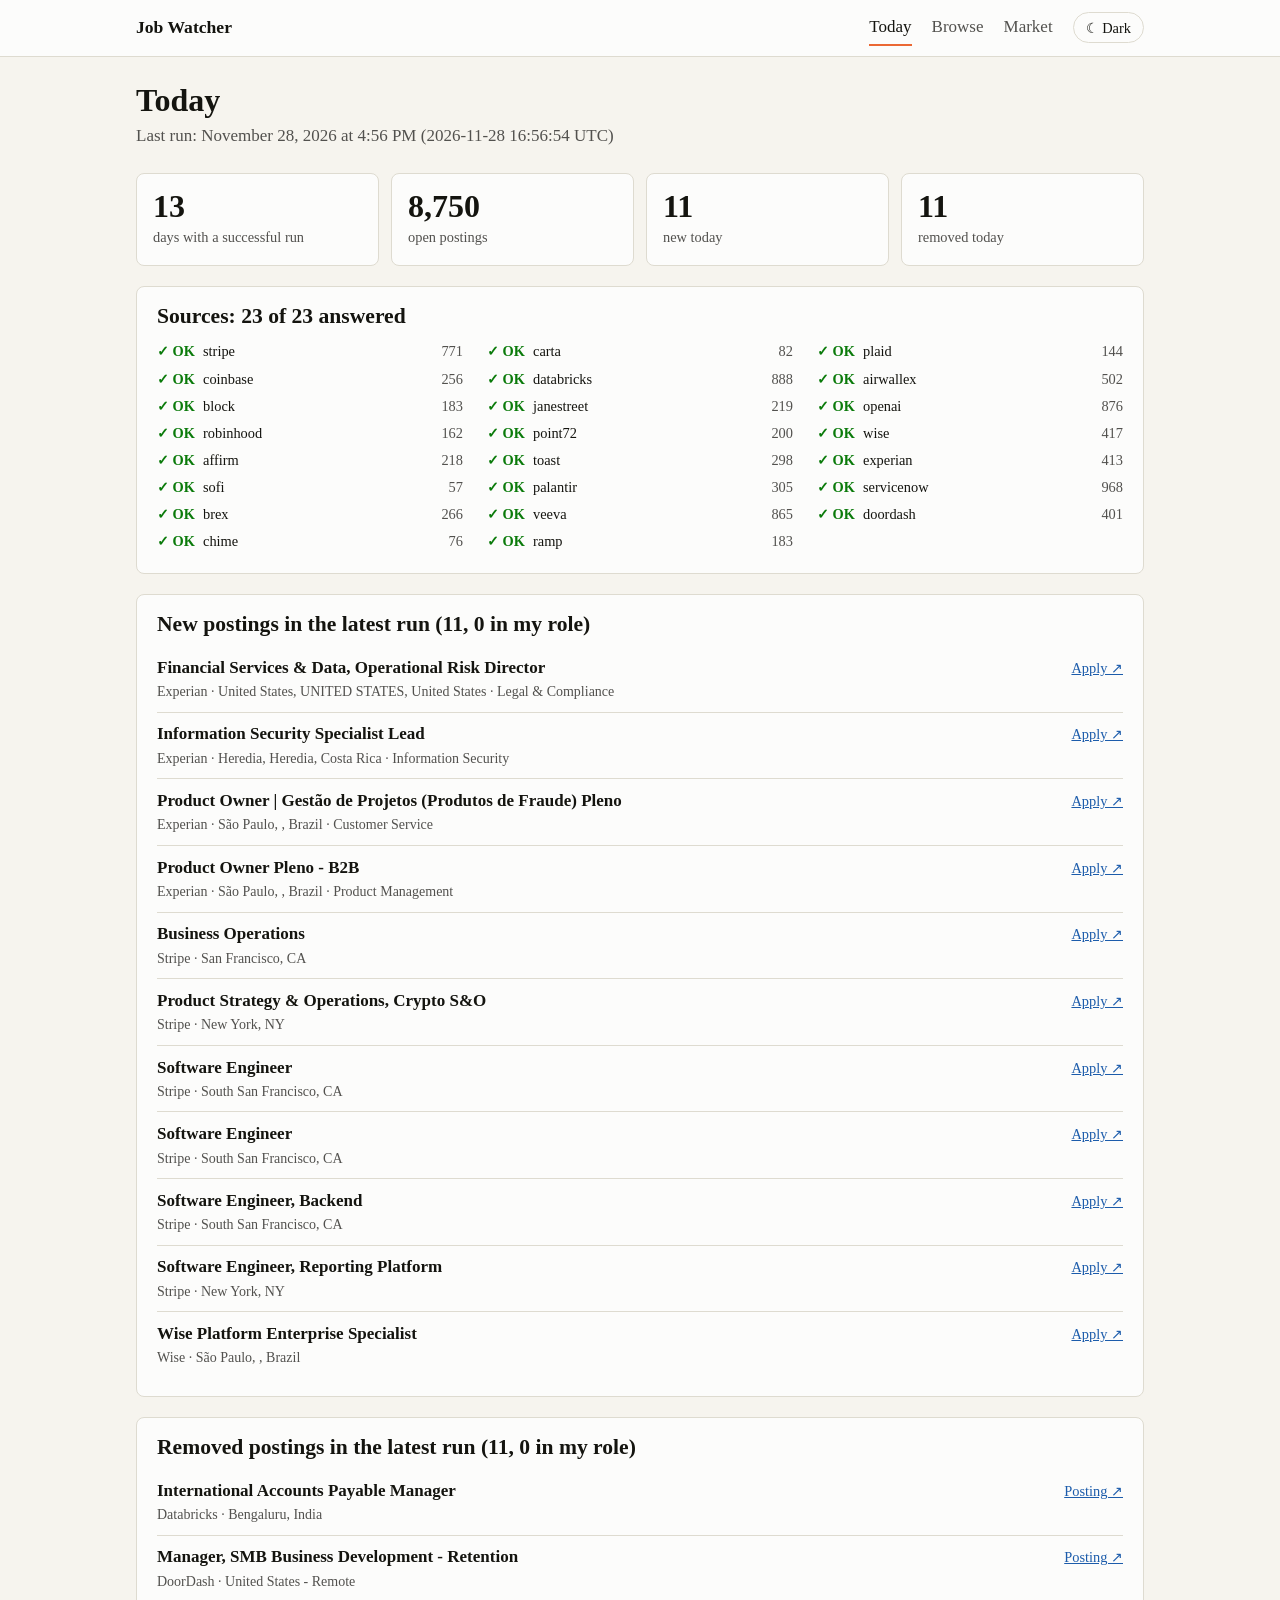
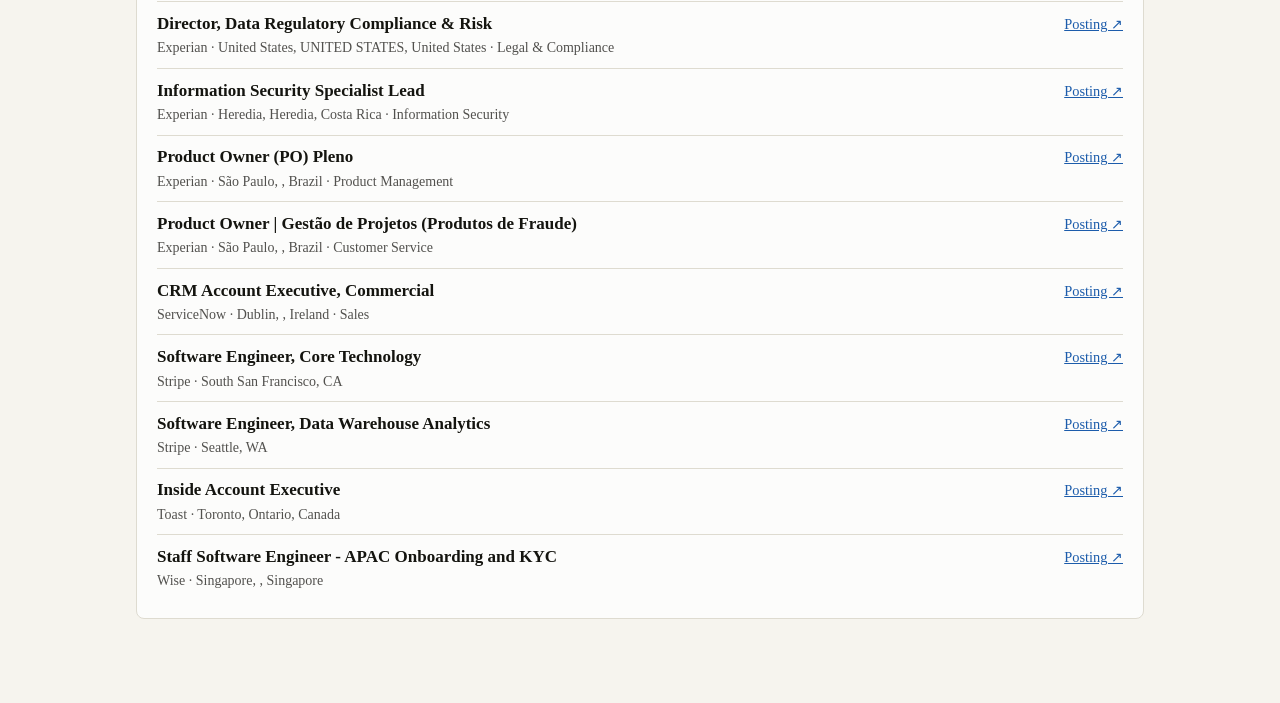
<file: index.html>
<!doctype html>
<html lang="en">
<head>
<meta charset="utf-8">
<meta name="viewport" content="width=device-width, initial-scale=1">
<title>Today · Job Watcher</title>
<meta name="description" content="A daily watch on financial analyst and FP&amp;A openings.">
<meta name="theme-color" content="#14140f">
<link rel="manifest" href="manifest.webmanifest">
<link rel="icon" href="icons/icon-192.png">
<link rel="apple-touch-icon" href="icons/icon-192.png">
<link rel="stylesheet" href="style.css">
<script>try { var t = localStorage.getItem("job-watcher-theme"); if (t) document.documentElement.dataset.theme = t; } catch (e) {}</script>
</head>
<body data-page="index">
<main>
  <h1>Today</h1>
  <p class="sub" id="last-run">Loading…</p>
  <div class="tiles" id="tiles"></div>
  <section class="card"><h2 id="sources-head">Sources</h2><ul class="sources" id="sources"></ul></section>
  <section class="card"><h2 id="new-head">New postings in the latest run</h2><div id="new"></div></section>
  <section class="card"><h2 id="removed-head">Removed postings in the latest run</h2><div id="removed"></div></section>
</main>
<script src="app.js"></script>
</body>
</html>
</file>
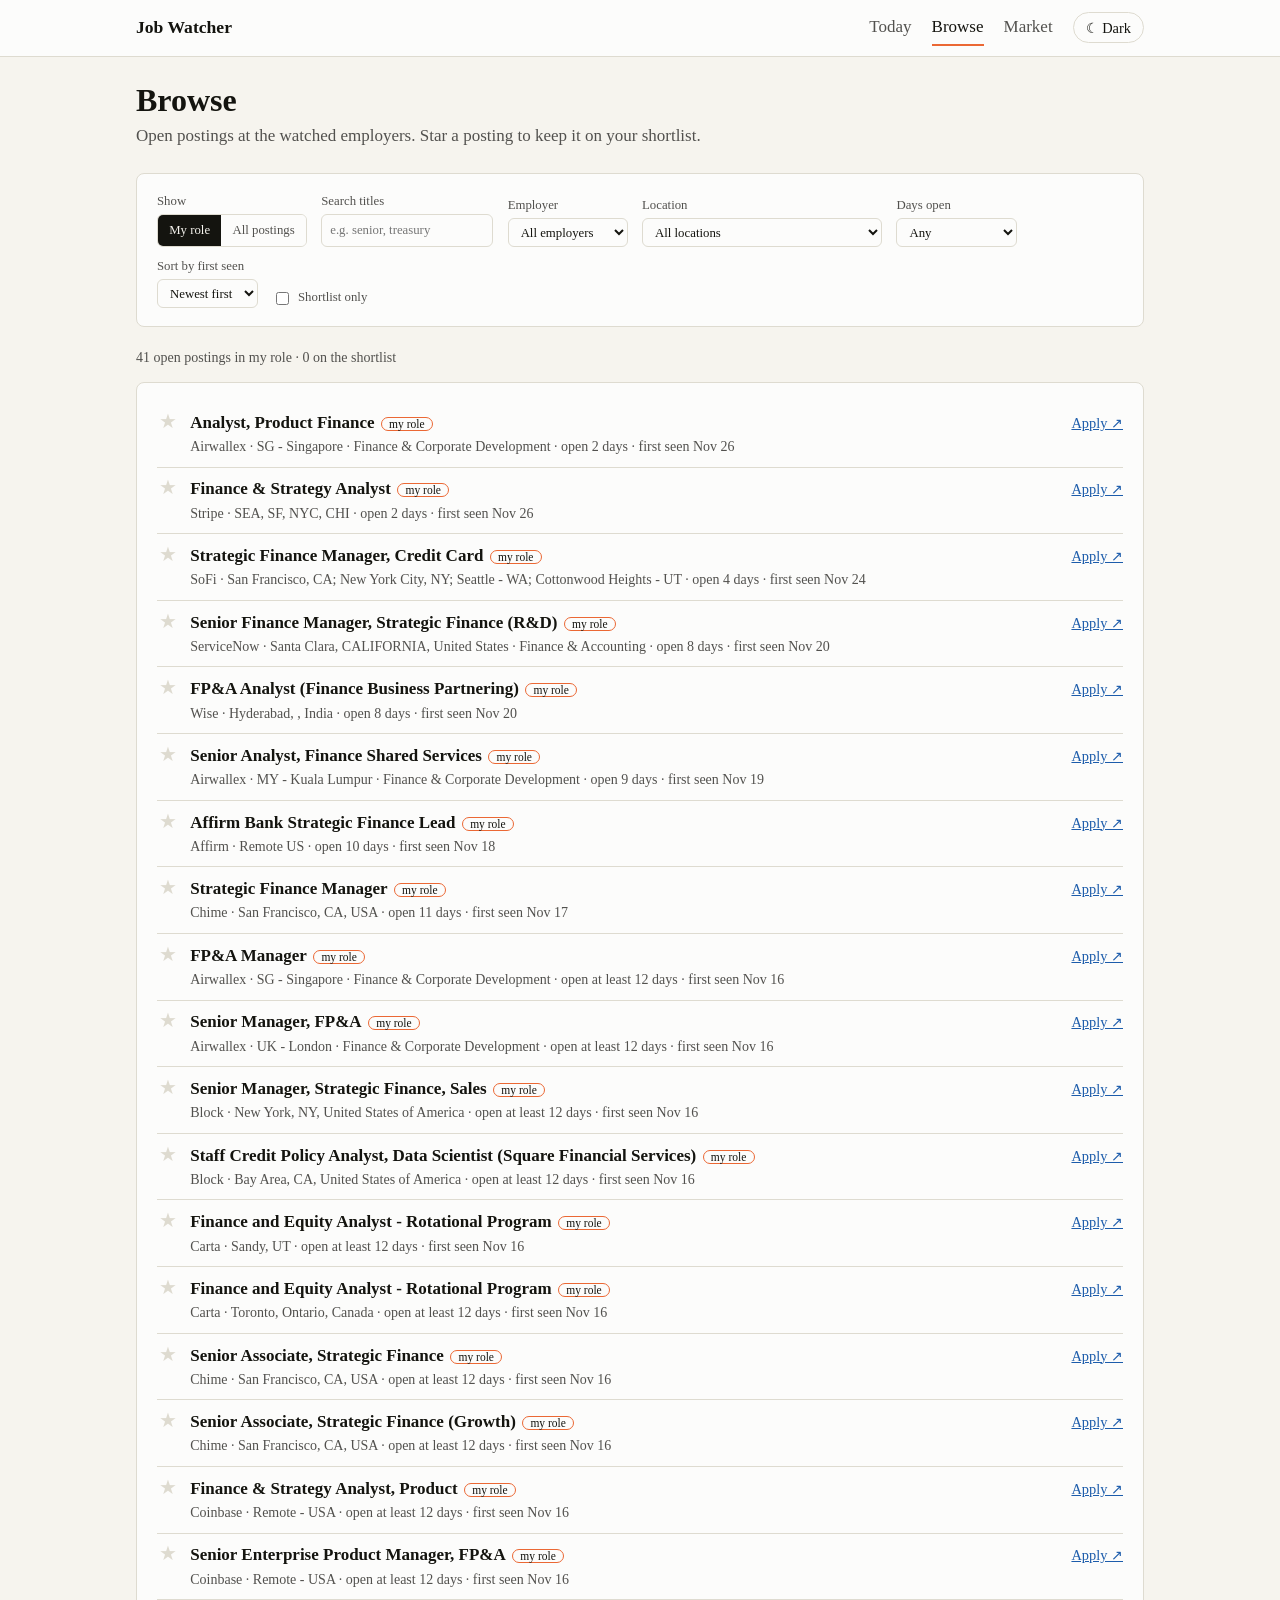
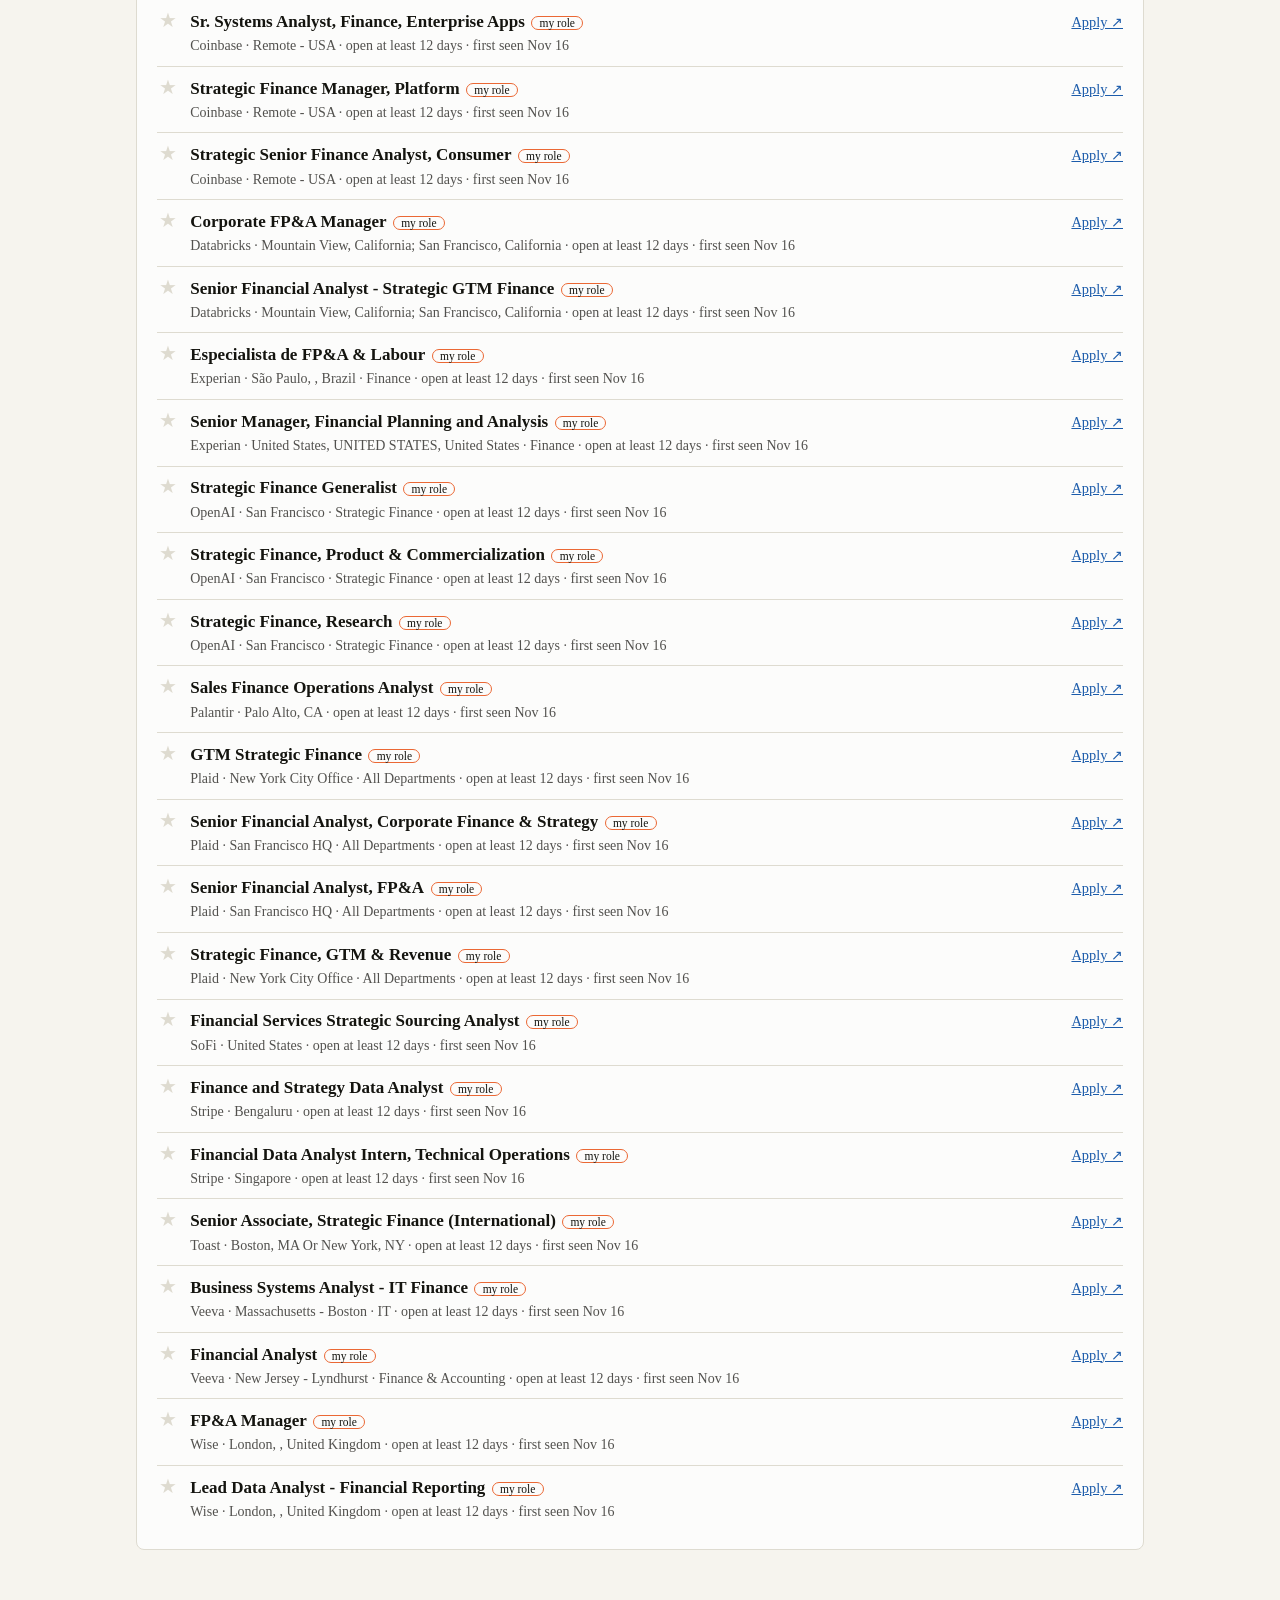
<file: browse.html>
<!doctype html>
<html lang="en">
<head>
<meta charset="utf-8">
<meta name="viewport" content="width=device-width, initial-scale=1">
<title>Browse · Job Watcher</title>
<meta name="description" content="A daily watch on financial analyst and FP&amp;A openings.">
<meta name="theme-color" content="#14140f">
<link rel="manifest" href="manifest.webmanifest">
<link rel="icon" href="icons/icon-192.png">
<link rel="apple-touch-icon" href="icons/icon-192.png">
<link rel="stylesheet" href="style.css">
<script>try { var t = localStorage.getItem("job-watcher-theme"); if (t) document.documentElement.dataset.theme = t; } catch (e) {}</script>
</head>
<body data-page="browse">
<main>
  <h1>Browse</h1>
  <p class="sub">Open postings at the watched employers. Star a posting to keep it on your shortlist.</p>
  <section class="card">
    <div class="filters">
      <label>Show
        <span class="switch" id="f-role" role="group" aria-label="Which postings">
          <button type="button" data-role="role" aria-pressed="true">My role</button>
          <button type="button" data-role="all" aria-pressed="false">All postings</button>
        </span>
      </label>
      <label>Search titles <input type="search" id="f-q" placeholder="e.g. senior, treasury"></label>
      <label>Employer <select id="f-employer"></select></label>
      <label>Location <select id="f-location"></select></label>
      <label>Days open
        <select id="f-days">
          <option value="">Any</option><option value="0-3">0 to 3 days</option><option value="4-7">4 to 7 days</option>
          <option value="8-14">8 to 14 days</option><option value="15+">15 days or more</option>
        </select>
      </label>
      <label>Sort by first seen
        <select id="f-sort"><option value="new">Newest first</option><option value="old">Oldest first</option></select>
      </label>
      <label style="display:flex;grid-auto-flow:column;align-items:center;gap:.35rem"><input type="checkbox" id="f-saved"> Shortlist only</label>
    </div>
  </section>
  <p class="muted small" id="count" aria-live="polite"></p>
  <section class="card" id="list"></section>
</main>
<script src="app.js"></script>
</body>
</html>
</file>
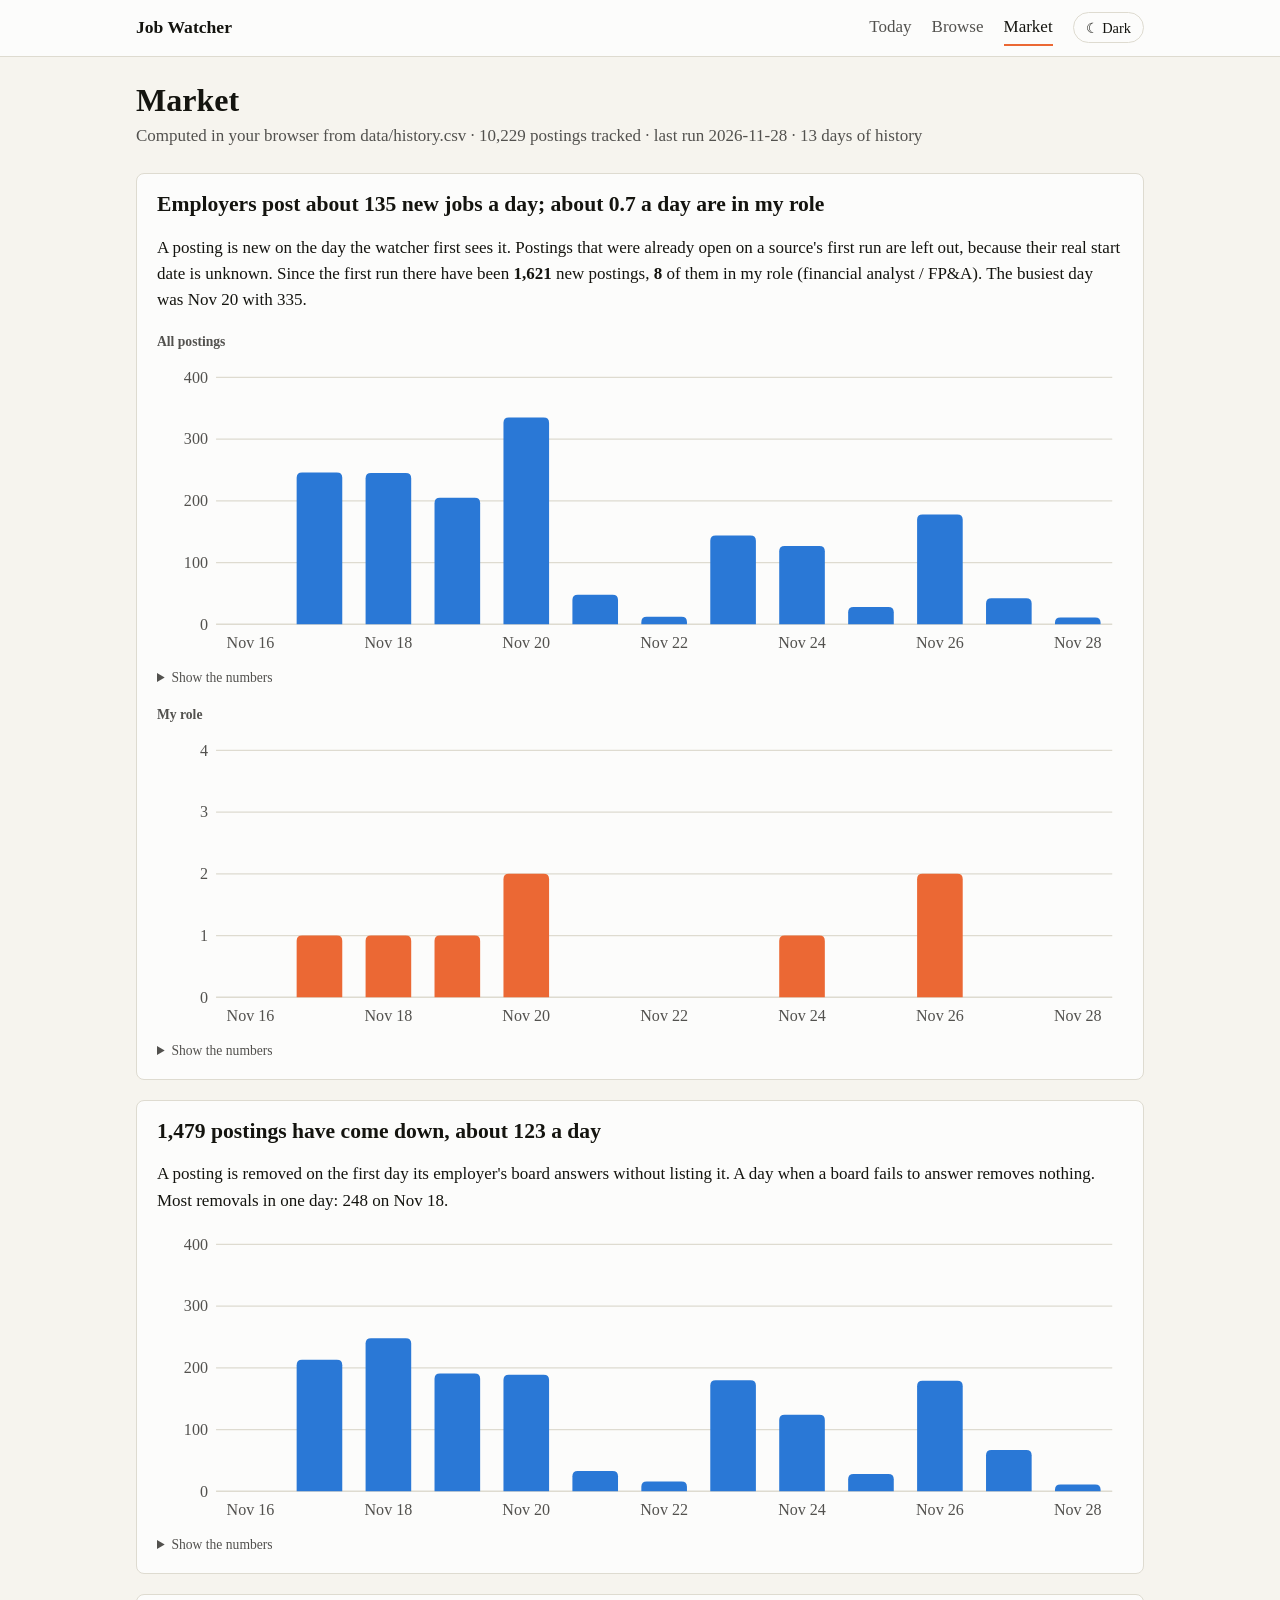
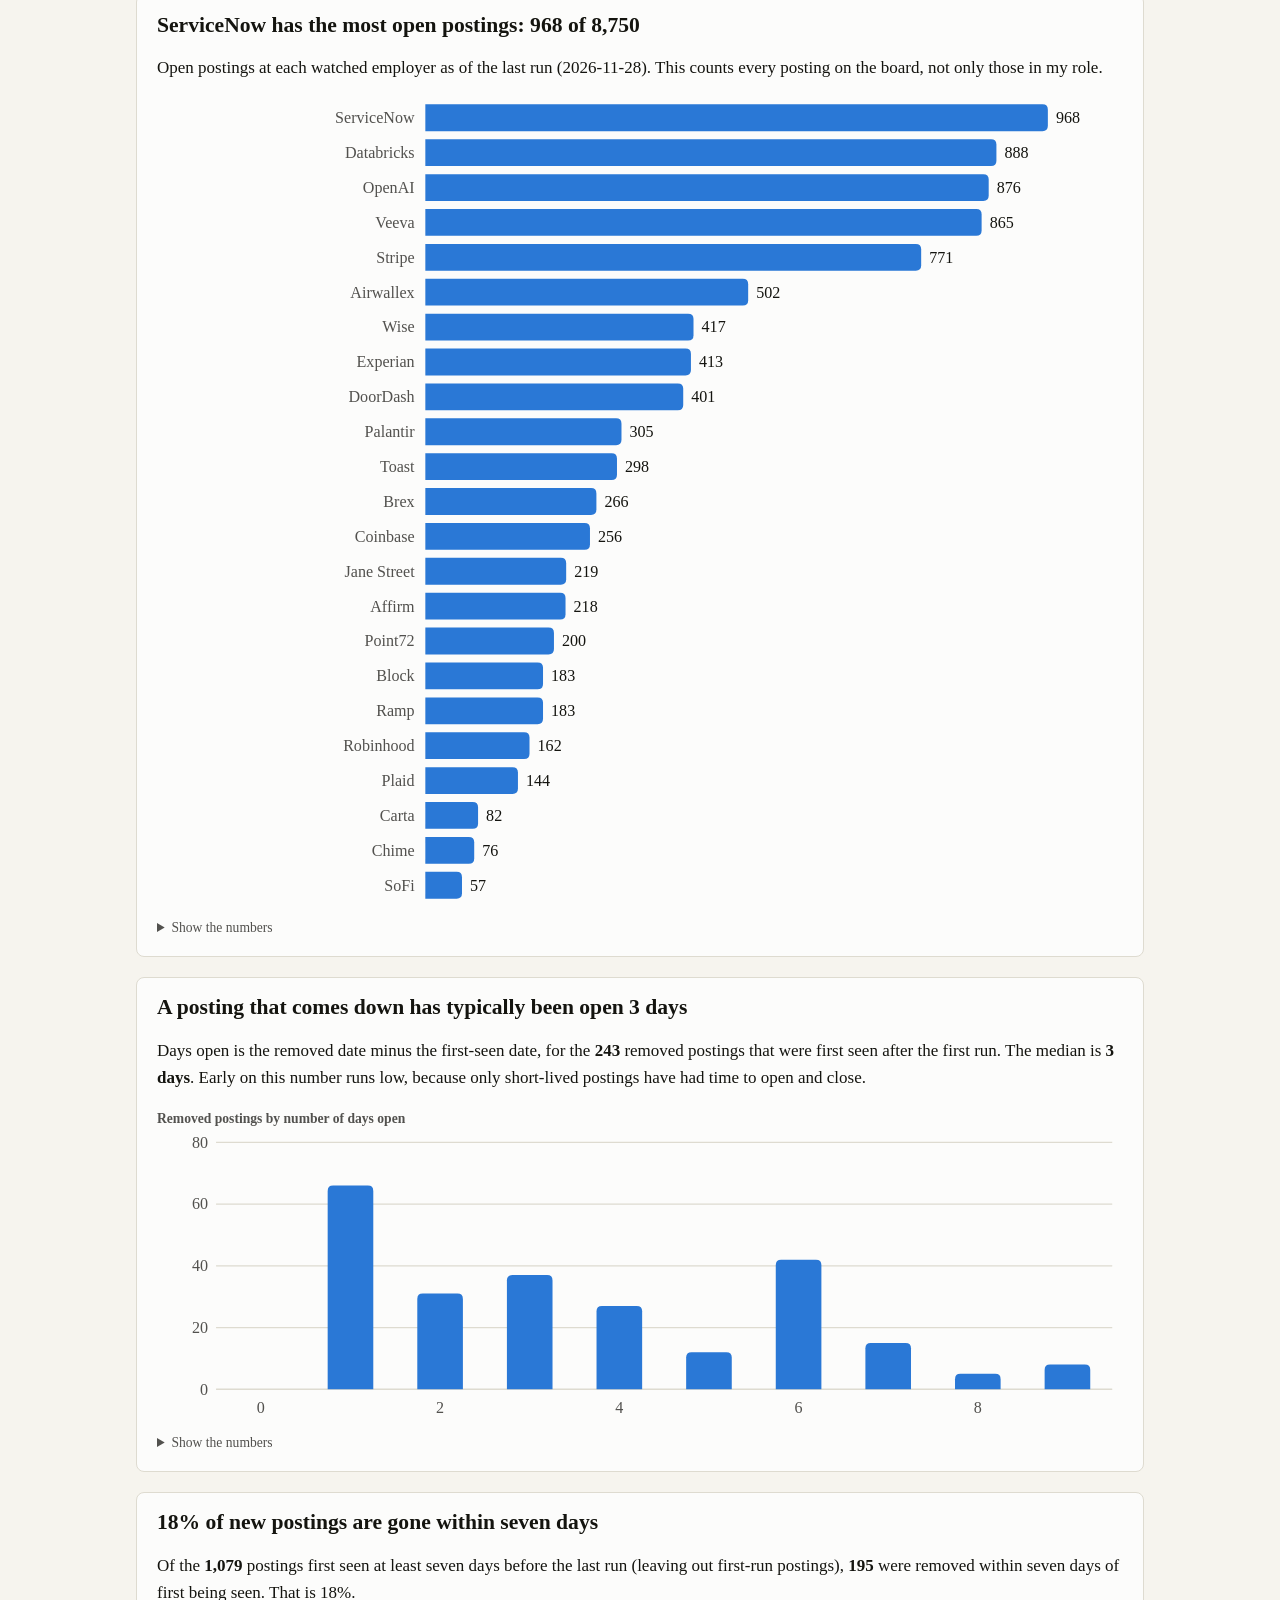
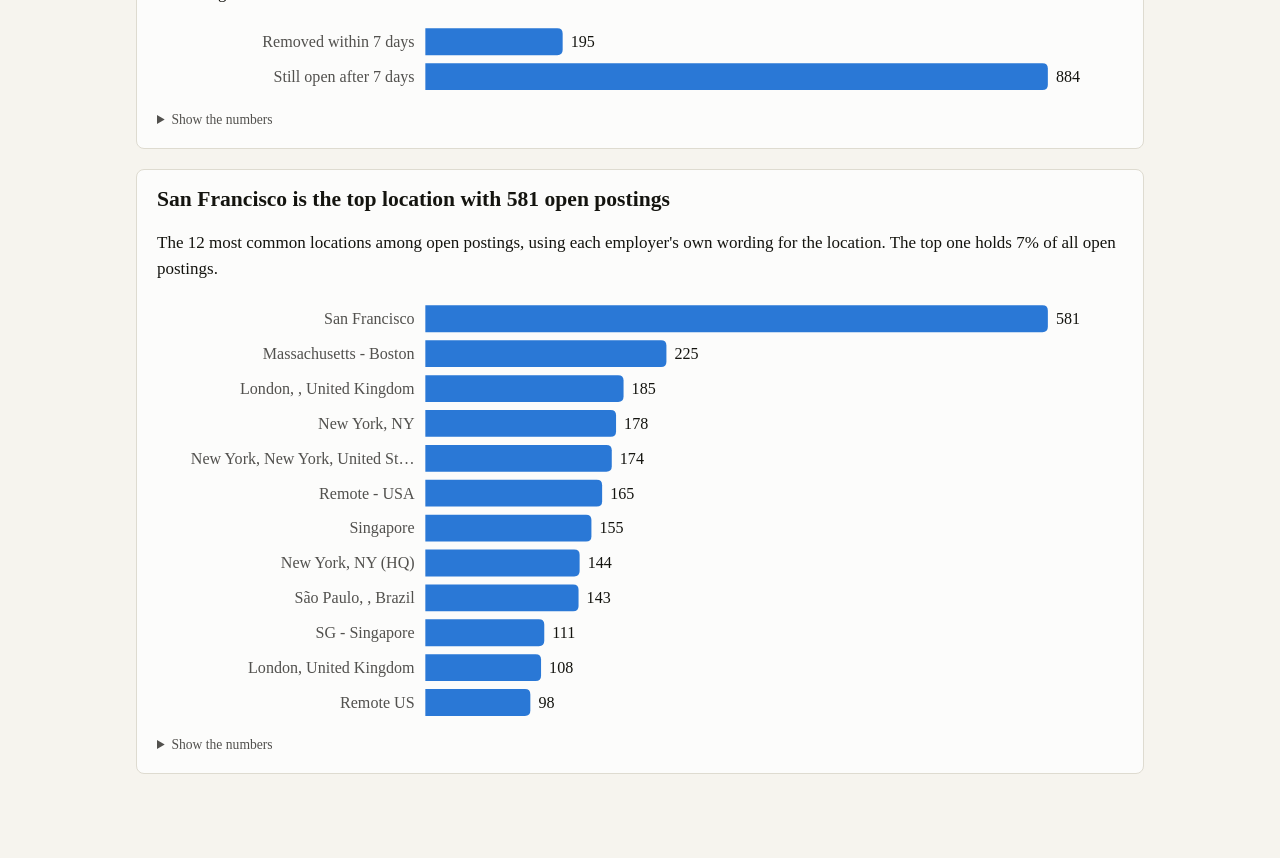
<file: market.html>
<!doctype html>
<html lang="en">
<head>
<meta charset="utf-8">
<meta name="viewport" content="width=device-width, initial-scale=1">
<title>Market · Job Watcher</title>
<meta name="description" content="A daily watch on financial analyst and FP&amp;A openings.">
<meta name="theme-color" content="#14140f">
<link rel="manifest" href="manifest.webmanifest">
<link rel="icon" href="icons/icon-192.png">
<link rel="apple-touch-icon" href="icons/icon-192.png">
<link rel="stylesheet" href="style.css">
<script>try { var t = localStorage.getItem("job-watcher-theme"); if (t) document.documentElement.dataset.theme = t; } catch (e) {}</script>
</head>
<body data-page="market">
<main>
  <h1>Market</h1>
  <p class="sub" id="asof">Loading…</p>
  <section class="card" id="s1"><h2></h2><p></p><p class="chart-title">All postings</p><div id="c1a"></div><p class="chart-title">My role</p><div id="c1b"></div></section>
  <section class="card" id="s2"><h2></h2><p></p><div id="c2"></div></section>
  <section class="card" id="s3"><h2></h2><p></p><div id="c3"></div></section>
  <section class="card" id="s4"><h2></h2><p></p><div id="c4"></div></section>
  <section class="card" id="s5"><h2></h2><p></p><div id="c5"></div></section>
  <section class="card" id="s6"><h2></h2><p></p><div id="c6"></div></section>
</main>
<script src="app.js"></script>
</body>
</html>
</file>
<file: style.css>
/* One set of fonts and colors for all three pages. */
/* Light theme (the default). */
:root {
  --page: #f6f4ee; --surface: #fcfcfb; --ink: #14140f; --ink-2: #52514e; --line: #dedbd0;
  --accent: #1c5cab; --series-1: #2a78d6; --series-2: #eb6834;
  --good: #0a7a0a; --bad: #c0302f; --star: #c98500;
  --serif: Georgia, "Times New Roman", Times, serif;
  color-scheme: light;
}
/* Dark theme: chosen with the button in the navigation bar ... */
:root[data-theme="dark"] {
  --page: #0f0f0e; --surface: #1a1a19; --ink: #f0efec; --ink-2: #c3c2b7; --line: #383835;
  --accent: #86b6ef; --series-1: #3987e5; --series-2: #d95926;
  --good: #3fbf3f; --bad: #e66767; --star: #eda100;
  color-scheme: dark;
}
/* ... or taken from the device's setting until a choice has been made. */
@media (prefers-color-scheme: dark) {
  :root:not([data-theme="light"]) {
    --page: #0f0f0e; --surface: #1a1a19; --ink: #f0efec; --ink-2: #c3c2b7; --line: #383835;
    --accent: #86b6ef; --series-1: #3987e5; --series-2: #d95926;
    --good: #3fbf3f; --bad: #e66767; --star: #eda100;
    color-scheme: dark;
  }
}
* { box-sizing: border-box; }
body { margin: 0; background: var(--page); color: var(--ink); font: 17px/1.55 var(--serif); }
a { color: var(--accent); }
h1, h2, h3 { font-family: var(--serif); font-weight: 700; line-height: 1.2; text-wrap: balance; }
h1 { font-size: 2rem; margin: 0 0 .25rem; }
h2 { font-size: 1.35rem; margin: 0 0 .5rem; }
.sub { color: var(--ink-2); margin: 0 0 1.5rem; }
main { max-width: 1040px; margin: 0 auto; padding: 1.5rem 1rem 4rem; }

/* navigation bar (built by app.js on every page) */
.nav { background: var(--surface); border-bottom: 1px solid var(--line); position: sticky; top: 0; z-index: 5; }
.nav-in { max-width: 1040px; margin: 0 auto; padding: .6rem 1rem; display: flex; gap: 1.25rem; align-items: center; flex-wrap: wrap; }
.brand { font-family: var(--serif); font-weight: 700; font-size: 1.1rem; color: var(--ink); text-decoration: none; margin-right: auto; }
.nav a.tab { color: var(--ink-2); text-decoration: none; padding: .25rem 0; border-bottom: 2px solid transparent; }
.nav a.tab[aria-current="page"] { color: var(--ink); border-bottom-color: var(--series-2); }
.theme { font: inherit; font-size: .9rem; border: 1px solid var(--line); background: var(--surface); color: var(--ink); border-radius: 99px; padding: .2rem .75rem; cursor: pointer; }
.offline { display: none; font-size: .8rem; background: var(--series-2); color: #fff; padding: .1rem .5rem; border-radius: 99px; }
body.is-offline .offline { display: inline-block; }

.card { background: var(--surface); border: 1px solid var(--line); border-radius: 8px; padding: 1.1rem 1.25rem; margin-bottom: 1.25rem; }
.tiles { display: grid; grid-template-columns: repeat(auto-fit, minmax(170px, 1fr)); gap: .75rem; margin-bottom: 1.25rem; }
.tile { background: var(--surface); border: 1px solid var(--line); border-radius: 8px; padding: .9rem 1rem; }
.tile b { display: block; font: 600 2rem/1.1 var(--serif); font-variant-numeric: tabular-nums; }
.tile span { color: var(--ink-2); font-size: .9rem; }
.muted { color: var(--ink-2); }
.small { font-size: .875rem; }

table { border-collapse: collapse; width: 100%; font-size: .9rem; }
th, td { text-align: left; padding: .35rem .5rem; border-bottom: 1px solid var(--line); }
th { color: var(--ink-2); font-weight: 600; }
td.num, th.num { text-align: right; font-variant-numeric: tabular-nums; }
.ok { color: var(--good); font-weight: 600; } .fail { color: var(--bad); font-weight: 600; }
.sources { columns: 3 220px; column-gap: 1.5rem; list-style: none; padding: 0; margin: 0; font-size: .9rem; }
.sources li { break-inside: avoid; display: flex; gap: .5rem; padding: .15rem 0; }
.sources li span:nth-child(2) { margin-right: auto; }

/* posting lists */
.posts { list-style: none; margin: 0; padding: 0; }
.posts li { display: flex; gap: .75rem; align-items: baseline; padding: .55rem 0; border-bottom: 1px solid var(--line); }
.posts li:last-child { border-bottom: 0; }
.posts .what { flex: 1; min-width: 0; }
.posts .title { font-weight: 600; }
.posts .meta { color: var(--ink-2); font-size: .875rem; }
.posts .apply { white-space: nowrap; font-size: .9rem; }
.pill { font-size: .72rem; border: 1px solid var(--series-2); color: var(--ink); border-radius: 99px; padding: 0 .45rem; margin-left: .4rem; white-space: nowrap; }
.star { background: none; border: 0; font-size: 1.25rem; line-height: 1; cursor: pointer; color: var(--line); padding: 0 .1rem; }
.star[aria-pressed="true"] { color: var(--star); }
.star:focus-visible, button:focus-visible, select:focus-visible, input:focus-visible, a:focus-visible { outline: 2px solid var(--accent); outline-offset: 2px; }

/* filters */
.filters { display: flex; flex-wrap: wrap; gap: .6rem .9rem; align-items: end; }
.filters label { display: grid; gap: .15rem; font-size: .8rem; color: var(--ink-2); }
.filters select, .filters input[type=search] { font: inherit; padding: .35rem .5rem; border: 1px solid var(--line); border-radius: 6px; background: var(--surface); color: var(--ink); max-width: 15rem; }
.switch { display: inline-flex; border: 1px solid var(--line); border-radius: 6px; overflow: hidden; }
.switch button { font: inherit; border: 0; background: var(--surface); color: var(--ink-2); padding: .35rem .7rem; cursor: pointer; }
.switch button[aria-pressed="true"] { background: var(--ink); color: var(--page); }
.btn { font: inherit; border: 1px solid var(--line); background: var(--surface); color: var(--ink); border-radius: 6px; padding: .4rem .8rem; cursor: pointer; }

/* charts */
.chart { position: relative; margin-top: .75rem; }
.chart svg { display: block; width: 100%; height: auto; overflow: visible; }
.chart text { fill: var(--ink-2); font: 12px var(--serif); }
.chart .val { fill: var(--ink); font-variant-numeric: tabular-nums; }
.chart .grid { stroke: var(--line); stroke-width: 1; }
.chart .bar { transition: opacity .1s; }
.chart .hit { fill: transparent; }
.chart .hit:hover + .bar, .chart g:hover > .bar { opacity: .75; }
.chart-title { font-size: .85rem; font-weight: 600; color: var(--ink-2); margin: 1rem 0 0; }
.tip { position: absolute; pointer-events: none; background: var(--ink); color: var(--page); font-size: .8rem; padding: .25rem .5rem; border-radius: 4px; white-space: nowrap; transform: translate(-50%, -130%); display: none; z-index: 2; }
details.data { margin-top: .5rem; font-size: .85rem; }
details.data summary { cursor: pointer; color: var(--ink-2); }
.empty { color: var(--ink-2); padding: 1.5rem 0; text-align: center; }
</file>
